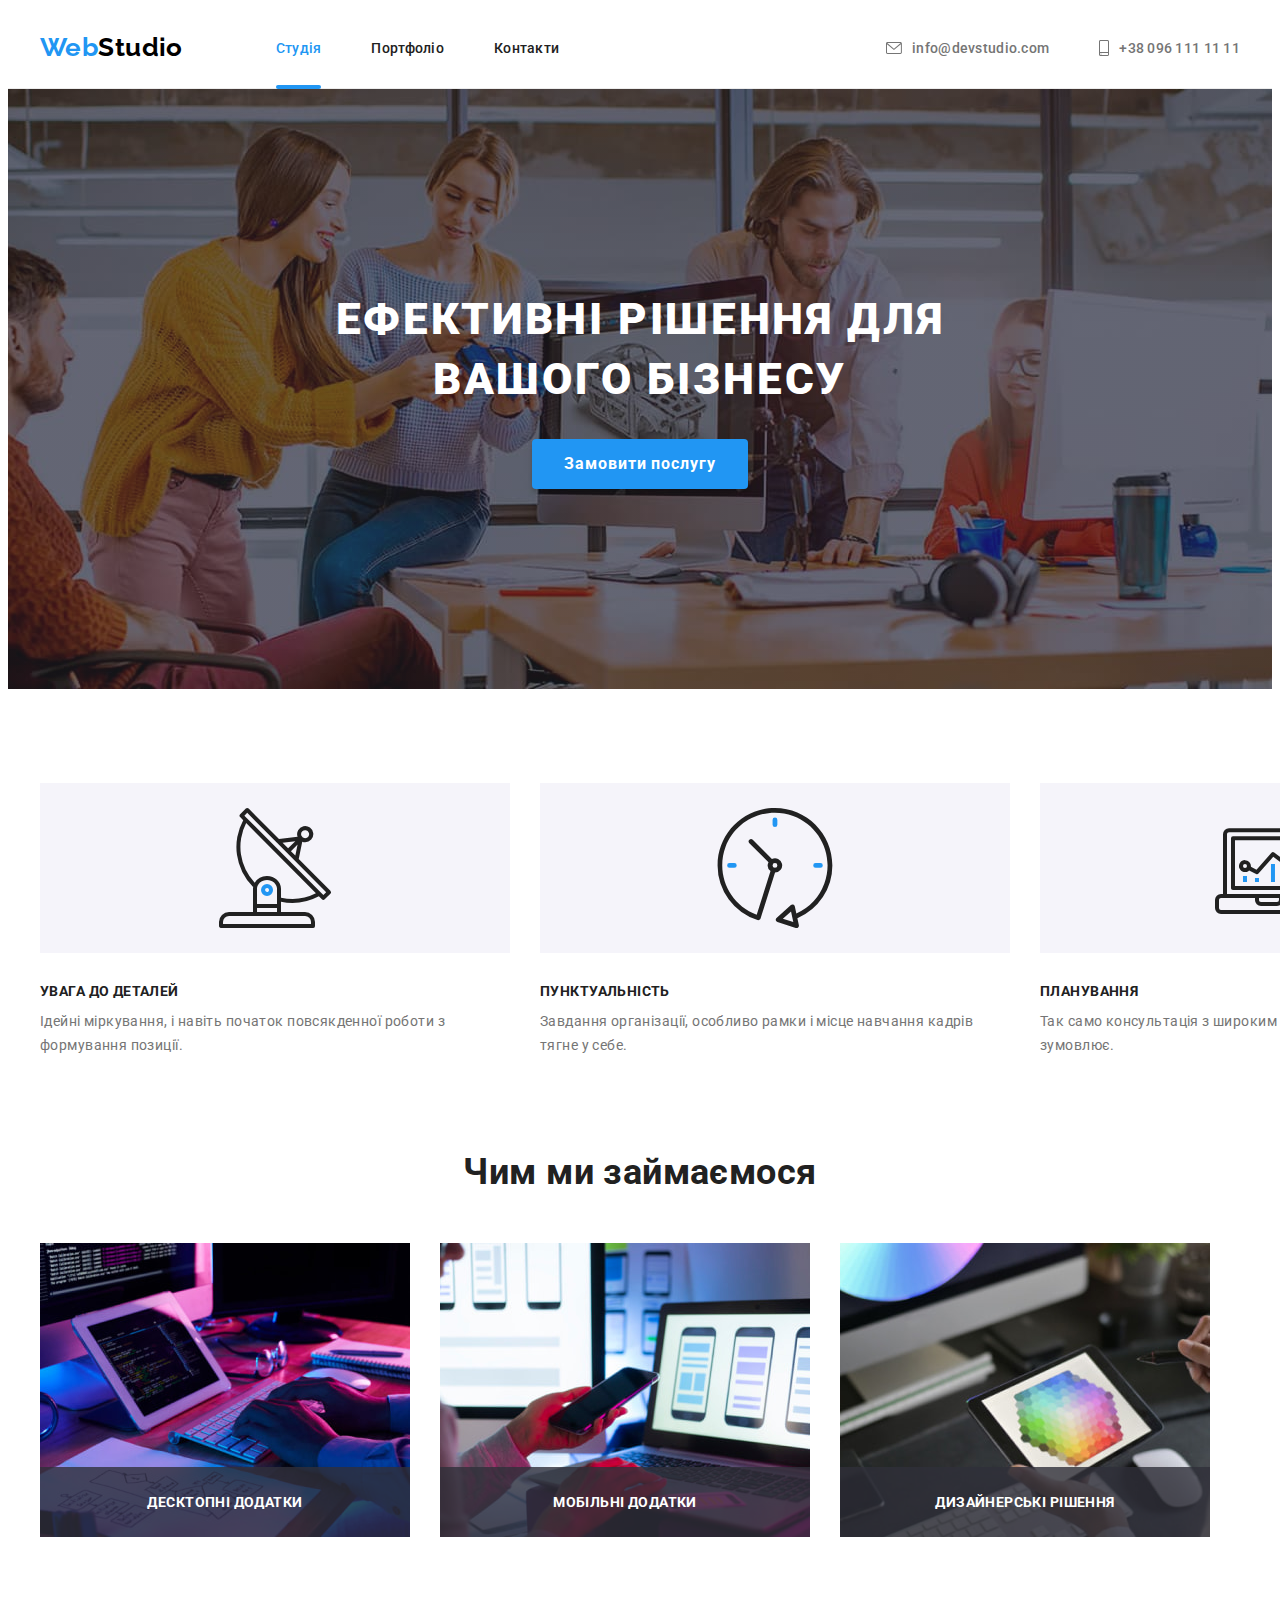
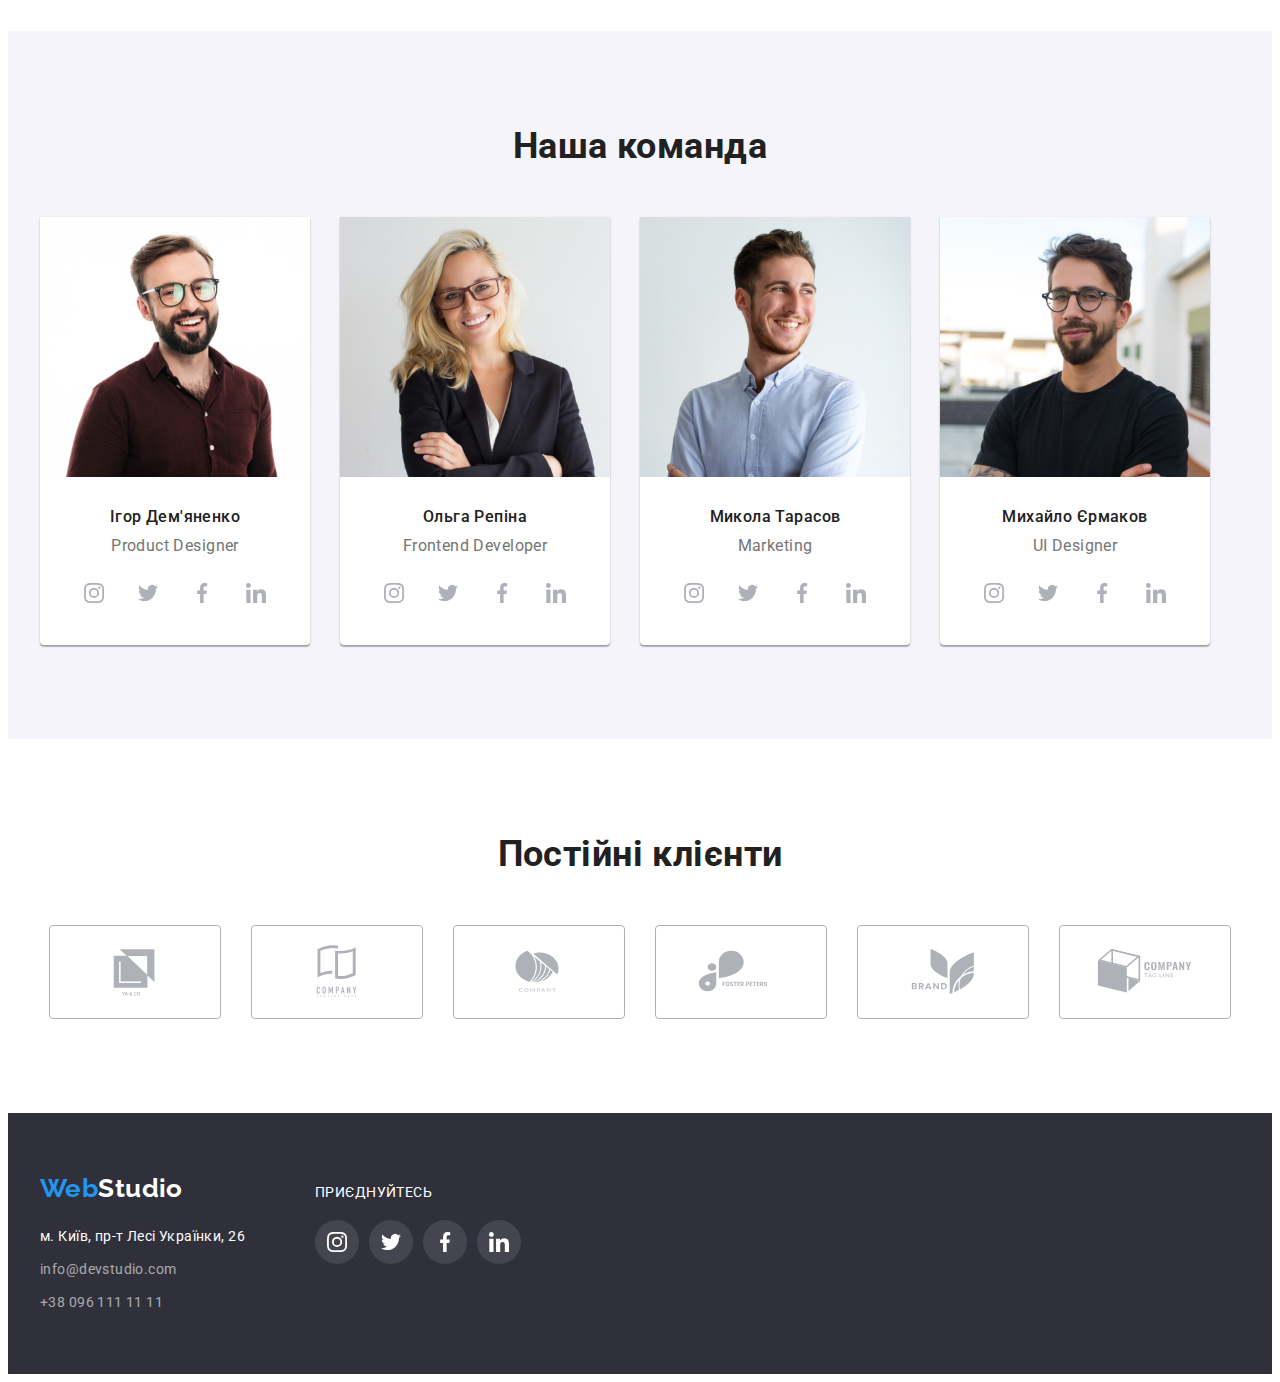
<file: index.html>
<!DOCTYPE html>
<html lang="uk">
  <head>
    <meta charset="UTF-8" />
    <meta http-equiv="X-UA-Compatible" content="IE=edge" />
    <meta name="viewport" content="width=device-width, initial-scale=1.0" />
    <title>Студія</title>
    <!-- Font styles -->
    <link rel="preconnect" href="https://fonts.googleapis.com" />
    <link rel="preconnect" href="https://fonts.gstatic.com" crossorigin />
    <link
      href="https://fonts.googleapis.com/css2?family=Raleway:wght@700&family=Roboto:wght@400;500;700;900&display=swap"
      rel="stylesheet"
    />
    <!-- Normalize styles -->
    <link
      rel="stylesheet"
      href="https://cdnjs.cloudflare.com/ajax/libs/modern-normalize/1.1.0/modern-normalize.min.css"
      integrity="sha512-wpPYUAdjBVSE4KJnH1VR1HeZfpl1ub8YT/NKx4PuQ5NmX2tKuGu6U/JRp5y+Y8XG2tV+wKQpNHVUX03MfMFn9Q=="
      crossorigin="anonymous"
      referrerpolicy="no-referrer"
    />
    <!-- Custom styles -->
    <link rel="stylesheet" href="./css/styles.css" />
  </head>

  <body data-page>
    <!-- Header section -->
    <header class="header">
      <div class="container header-container">
        <nav class="header-nav">
          <a class="logo header-logo" href="./index.html"
            >Web<span class="black-logo">Studio</span></a
          >
          <ul class="nav-list list">
            <li class="nav-item"><a class="nav-link current" href="./index.html">Студія</a></li>
            <li class="nav-item"><a class="nav-link" href="./portfolio.html">Портфоліо</a></li>
            <li class="nav-item"><a class="nav-link" href="#">Контакти</a></li>
          </ul>
        </nav>

        <ul class="contacts-list list">
          <li class="contacts-item">
            <a class="contacts-link" href="mailto:info@devstudio.com">
              <svg class="contacts-mail" width="16" height="12">
                <use href="./images/icons/sprite.svg#icon-envelope"></use>
              </svg>
              info@devstudio.com</a
            >
          </li>
          <li class="contacts-item">
            <a class="contacts-link" href="tel:+380961111111">
              <svg class="contacts-tel" width="10" height="16">
                <use href="./images/icons/sprite.svg#icon-smartphone"></use>
              </svg>
              +38 096 111 11 11</a
            >
          </li>
        </ul>
      </div>
    </header>
    <!-- Main section -->
    <main>
      <!-- Hero section -->
      <section class="hero">
        <div class="container">
          <h1 class="hero-title">Ефективні рішення для <br />вашого бізнесу</h1>
          <button class="button order-button" type="button" data-modal-open>
            Замовити послугу
          </button>
        </div>
      </section>
      <!-- Features section -->
      <section class="features section">
        <div class="container">
          <h2 class="section-title visually-hidden">Особливості</h2>
          <ul class="features-list list">
            <li class="features-item">
              <svg class="features-icon" width="270" height="120">
                <use href="./images/icons/sprite.svg#icon-antenna"></use>
              </svg>
              <h3 class="features-title">Увага до деталей</h3>
              <p class="features-text">
                Ідейні міркування, і навіть початок повсякденної роботи з формування позиції.
              </p>
            </li>
            <li class="features-item">
              <svg class="features-icon" width="270" height="120">
                <use href="./images/icons/sprite.svg#icon-clock"></use>
              </svg>
              <h3 class="features-title">Пунктуальність</h3>
              <p class="features-text">
                Завдання організації, особливо рамки і місце навчання кадрів тягне у себе.
              </p>
            </li>
            <li class="features-item">
              <svg class="features-icon" width="270" height="120">
                <use href="./images/icons/sprite.svg#icon-diagram"></use>
              </svg>
              <h3 class="features-title">Планування</h3>
              <p class="features-text">
                Так само консультація з широким активом значною мірою зумовлює.
              </p>
            </li>
            <li class="features-item">
              <svg class="features-icon" width="270" height="120">
                <use href="./images/icons/sprite.svg#icon-astronaut"></use>
              </svg>
              <h3 class="features-title">Сучасні технології</h3>
              <p class="features-text">
                Значимість цих проблем настільки очевидна, що реалізація планових завдань.
              </p>
            </li>
          </ul>
        </div>
      </section>
      <!-- Specifications section-->
      <section class="specifications section">
        <div class="container">
          <h2 class="section-title">Чим ми займаємося</h2>
          <ul class="specifications-list list">
            <li class="specifications-item">
              <img
                src="./images/services/programming.jpg"
                alt="Комп'ютер"
                width="370"
                height="294"
              />
              <p class="specifications-title">Десктопні додатки</p>
            </li>
            <li class="specifications-item">
              <img src="./images/services/mobileapps.jpg" alt="Смартфон" width="370" height="294" />
              <p class="specifications-title">Мобільні додатки</p>
            </li>
            <li class="specifications-item">
              <img
                src="./images/services/design.jpg"
                alt="Палітра кольорів"
                width="370"
                height="294"
              />
              <p class="specifications-title">Дизайнерські рішення</p>
            </li>
          </ul>
        </div>
      </section>
      <!-- Team section -->
      <section class="section team">
        <div class="container">
          <h2 class="section-title">Наша команда</h2>
          <ul class="team-list list">
            <li class="teammate">
              <img src="./images/team/photo1.jpg" alt="Ігор Дем'яненко" width="270" height="260" />
              <div class="teammate-description">
                <h3 class="teammate-title">Ігор Дем'яненко</h3>
                <p class="teammate-position" lang="en">Product Designer</p>
                <ul class="socials list">
                  <li class="socials-item">
                    <a
                      class="socials-link link"
                      href="#"
                      target="_blank"
                      rel="noopener noreferrer"
                      aria-label="instagram"
                    >
                      <svg class="socials-icon" width="20" height="20">
                        <use href="./images/icons/sprite.svg#icon-instagram"></use>
                      </svg>
                    </a>
                  </li>
                  <li class="socials-item">
                    <a
                      class="socials-link link"
                      href="#"
                      target="_blank"
                      rel="noopener noreferrer"
                      aria-label="twitter"
                    >
                      <svg class="socials-icon" width="20" height="20">
                        <use href="./images/icons/sprite.svg#icon-twitter"></use>
                      </svg>
                    </a>
                  </li>
                  <li class="socials-item">
                    <a
                      class="socials-link link"
                      href="#"
                      target="_blank"
                      rel="noopener noreferrer"
                      aria-label="facebook"
                    >
                      <svg class="socials-icon" width="20" height="20">
                        <use href="./images/icons/sprite.svg#icon-facebook"></use>
                      </svg>
                    </a>
                  </li>
                  <li class="socials-item">
                    <a
                      class="socials-link link"
                      href="#"
                      target="_blank"
                      rel="noopener noreferrer"
                      aria-label="linkedin"
                      ><svg class="socials-icon" width="20" height="20">
                        <use href="./images/icons/sprite.svg#icon-linkedin"></use>
                      </svg>
                    </a>
                  </li>
                </ul>
              </div>
            </li>
            <li class="teammate">
              <img src="./images/team/photo2.jpg" alt="Ольга Репіна" width="270" height="260" />
              <div class="teammate-description">
                <h3 class="teammate-title">Ольга Репіна</h3>
                <p class="teammate-position" lang="en">Frontend Developer</p>
                <ul class="socials list">
                  <li class="socials-item">
                    <a
                      class="socials-link link"
                      href="#"
                      target="_blank"
                      rel="noopener noreferrer"
                      aria-label="instagram"
                    >
                      <svg class="socials-icon" width="20" height="20">
                        <use href="./images/icons/sprite.svg#icon-instagram"></use>
                      </svg>
                    </a>
                  </li>
                  <li class="socials-item">
                    <a
                      class="socials-link link"
                      href="#"
                      target="_blank"
                      rel="noopener noreferrer"
                      aria-label="twitter"
                    >
                      <svg class="socials-icon" width="20" height="20">
                        <use href="./images/icons/sprite.svg#icon-twitter"></use>
                      </svg>
                    </a>
                  </li>
                  <li class="socials-item">
                    <a
                      class="socials-link link"
                      href="#"
                      target="_blank"
                      rel="noopener noreferrer"
                      aria-label="facebook"
                    >
                      <svg class="socials-icon" width="20" height="20">
                        <use href="./images/icons/sprite.svg#icon-facebook"></use>
                      </svg>
                    </a>
                  </li>
                  <li class="socials-item">
                    <a
                      class="socials-link link"
                      href="#"
                      target="_blank"
                      rel="noopener noreferrer"
                      aria-label="linkedin"
                      ><svg class="socials-icon" width="20" height="20">
                        <use href="./images/icons/sprite.svg#icon-linkedin"></use>
                      </svg>
                    </a>
                  </li>
                </ul>
              </div>
            </li>
            <li class="teammate">
              <img src="./images/team/photo3.jpg" alt="Микола Тарасов" width="270" height="260" />
              <div class="teammate-description">
                <h3 class="teammate-title">Микола Тарасов</h3>
                <p class="teammate-position" lang="en">Marketing</p>
                <ul class="socials list">
                  <li class="socials-item">
                    <a
                      class="socials-link link"
                      href="#"
                      target="_blank"
                      rel="noopener noreferrer"
                      aria-label="instagram"
                    >
                      <svg class="socials-icon" width="20" height="20">
                        <use href="./images/icons/sprite.svg#icon-instagram"></use>
                      </svg>
                    </a>
                  </li>
                  <li class="socials-item">
                    <a
                      class="socials-link link"
                      href="#"
                      target="_blank"
                      rel="noopener noreferrer"
                      aria-label="twitter"
                    >
                      <svg class="socials-icon" width="20" height="20">
                        <use href="./images/icons/sprite.svg#icon-twitter"></use>
                      </svg>
                    </a>
                  </li>
                  <li class="socials-item">
                    <a
                      class="socials-link link"
                      href="#"
                      target="_blank"
                      rel="noopener noreferrer"
                      aria-label="facebook"
                    >
                      <svg class="socials-icon" width="20" height="20">
                        <use href="./images/icons/sprite.svg#icon-facebook"></use>
                      </svg>
                    </a>
                  </li>
                  <li class="socials-item">
                    <a
                      class="socials-link link"
                      href="#"
                      target="_blank"
                      rel="noopener noreferrer"
                      aria-label="linkedin"
                      ><svg class="socials-icon" width="20" height="20">
                        <use href="./images/icons/sprite.svg#icon-linkedin"></use>
                      </svg>
                    </a>
                  </li>
                </ul>
              </div>
            </li>
            <li class="teammate">
              <img src="./images/team/photo4.jpg" alt="Михайло Єрмаков" width="270" height="260" />
              <div class="teammate-description">
                <h3 class="teammate-title">Михайло Єрмаков</h3>
                <p class="teammate-position" lang="en">UI Designer</p>
                <ul class="socials list">
                  <li class="socials-item">
                    <a
                      class="socials-link link"
                      href="#"
                      target="_blank"
                      rel="noopener noreferrer"
                      aria-label="instagram"
                    >
                      <svg class="socials-icon" width="20" height="20">
                        <use href="./images/icons/sprite.svg#icon-instagram"></use>
                      </svg>
                    </a>
                  </li>
                  <li class="socials-item">
                    <a
                      class="socials-link link"
                      href="#"
                      target="_blank"
                      rel="noopener noreferrer"
                      aria-label="twitter"
                    >
                      <svg class="socials-icon" width="20" height="20">
                        <use href="./images/icons/sprite.svg#icon-twitter"></use>
                      </svg>
                    </a>
                  </li>
                  <li class="socials-item">
                    <a
                      class="socials-link link"
                      href="#"
                      target="_blank"
                      rel="noopener noreferrer"
                      aria-label="facebook"
                    >
                      <svg class="socials-icon" width="20" height="20">
                        <use href="./images/icons/sprite.svg#icon-facebook"></use>
                      </svg>
                    </a>
                  </li>
                  <li class="socials-item">
                    <a
                      class="socials-link link"
                      href="#"
                      target="_blank"
                      rel="noopener noreferrer"
                      aria-label="linkedin"
                      ><svg class="socials-icon" width="20" height="20">
                        <use href="./images/icons/sprite.svg#icon-linkedin"></use>
                      </svg>
                    </a>
                  </li>
                </ul>
              </div>
            </li>
          </ul>
        </div>
      </section>
      <!-- Clients section -->
      <section class="section clients">
        <div class="container">
          <h2 class="section-title">Постійні клієнти</h2>
          <ul class="clients-list list">
            <li class="clients-item">
              <a
                class="clients-link link"
                href="#"
                target="_blank"
                rel="noopener noreferrer"
                aria-label="YA&CO"
              >
                <svg class="clients-logo" width="106" height="60">
                  <use href="./images/icons/sprite.svg#icon-logo-1"></use>
                </svg>
              </a>
            </li>
            <li class="clients-item">
              <a
                class="clients-link link"
                href="#"
                target="_blank"
                rel="noopener noreferrer"
                aria-label="Company"
              >
                <svg class="clients-logo" width="106" height="60">
                  <use href="./images/icons/sprite.svg#icon-logo-2"></use>
                </svg>
              </a>
            </li>
            <li class="clients-item">
              <a
                class="clients-link link"
                href="#"
                target="_blank"
                rel="noopener noreferrer"
                aria-label="Company"
              >
                <svg class="clients-logo" width="106" height="60">
                  <use href="./images/icons/sprite.svg#icon-logo-3"></use>
                </svg>
              </a>
            </li>
            <li class="clients-item">
              <a
                class="clients-link link"
                href="#"
                target="_blank"
                rel="noopener noreferrer"
                aria-label="FOSTER PETERS"
              >
                <svg class="clients-logo" width="106" height="60">
                  <use href="./images/icons/sprite.svg#icon-logo-4"></use>
                </svg>
              </a>
            </li>
            <li class="clients-item">
              <a
                class="clients-link link"
                href="#"
                target="_blank"
                rel="noopener noreferrer"
                aria-label="BRAND"
              >
                <svg class="clients-logo" width="106" height="60">
                  <use href="./images/icons/sprite.svg#icon-logo-5"></use>
                </svg>
              </a>
            </li>
            <li class="clients-item">
              <a
                class="clients-link link"
                href="#"
                target="_blank"
                rel="noopener noreferrer"
                aria-label="Company"
              >
                <svg class="clients-logo" width="106" height="60">
                  <use href="./images/icons/sprite.svg#icon-logo-6"></use>
                </svg>
              </a>
            </li>
          </ul>
        </div>
      </section>
    </main>
    <!-- Footer section -->
    <footer class="footer">
      <div class="footer-container container">
        <h2 class="section-title visually-hidden">Зв'язатися з нами</h2>
        <div class="footer-address">
          <a class="footer-logo logo" href="./index.html"
            >Web<span class="white-logo">Studio</span></a
          >
          <address class="address">
            <ul class="address-list list">
              <li class="address-item">
                <a
                  class="address-geo"
                  href="https://goo.gl/maps/RaLyi4AFMYMuKomp6"
                  target="_blank"
                  rel="nofollow noreferrer noopener"
                  >м. Київ, пр-т Лесі Українки, 26
                </a>
              </li>
              <li class="address-item">
                <a class="email" href="mailto:info@devstudio.com">info@devstudio.com</a>
              </li>
              <li class="address-item">
                <a class="number" href="tel:+380961111111">+38 096 111 11 11</a>
              </li>
            </ul>
          </address>
        </div>
        <div class="footer-socials">
          <p class="socials-title">приєднуйтесь</p>
          <ul class="socials list">
            <li class="socials-item">
              <a
                class="socials-link link"
                href="#"
                target="_blank"
                rel="noopener noreferrer"
                aria-label="instagram"
              >
                <svg class="socials-icon" width="20" height="20">
                  <use href="./images/icons/sprite.svg#icon-instagram"></use>
                </svg>
              </a>
            </li>
            <li class="socials-item">
              <a
                class="socials-link link"
                href="#"
                target="_blank"
                rel="noopener noreferrer"
                aria-label="twitter"
              >
                <svg class="socials-icon" width="20" height="20">
                  <use href="./images/icons/sprite.svg#icon-twitter"></use>
                </svg>
              </a>
            </li>
            <li class="socials-item">
              <a
                class="socials-link link"
                href="#"
                target="_blank"
                rel="noopener noreferrer"
                aria-label="facebook"
              >
                <svg class="socials-icon" width="20" height="20">
                  <use href="./images/icons/sprite.svg#icon-facebook"></use>
                </svg>
              </a>
            </li>
            <li class="socials-item">
              <a
                class="socials-link link"
                href="#"
                target="_blank"
                rel="noopener noreferrer"
                aria-label="linkedin"
                ><svg class="socials-icon" width="20" height="20">
                  <use href="./images/icons/sprite.svg#icon-linkedin"></use>
                </svg>
              </a>
            </li>
          </ul>
        </div>
      </div>
    </footer>
    <!-- Modal window -->
    <div class="backdrop is-hidden" data-modal>
      <div class="modal">
        <button class="button close-button" type="button" data-modal-close>
          <svg class="close-black" width="18" height="18">
            <use href="./images/icons/sprite.svg#icon-close-black"></use>
          </svg>
        </button>
      </div>
    </div>
    <script src="./js/modal.js"></script>
  </body>
</html>
</file>
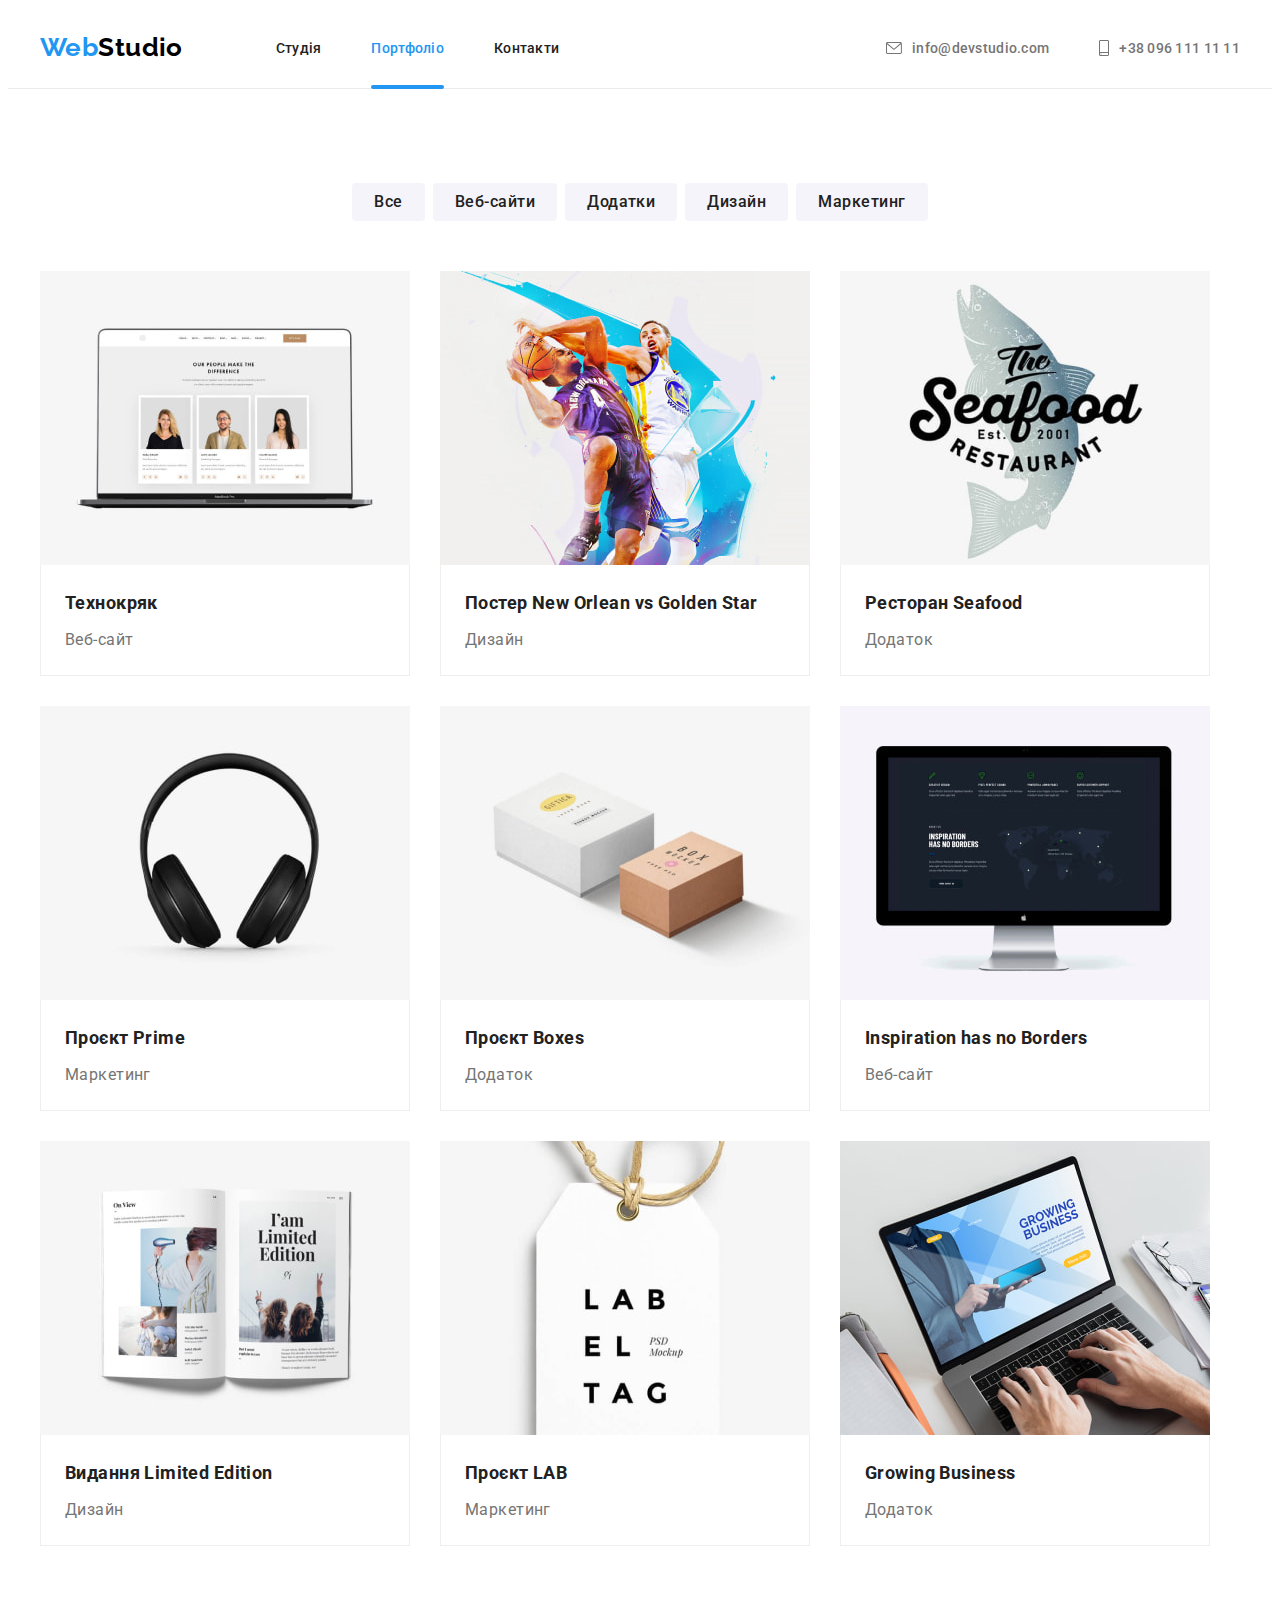
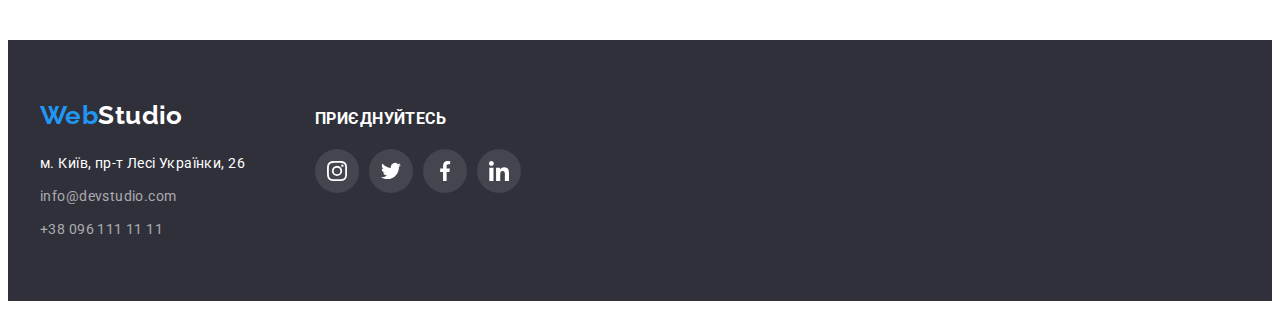
<file: portfolio.html>
<!DOCTYPE html>
<html lang="uk">
  <head>
    <meta charset="UTF-8" />
    <meta http-equiv="X-UA-Compatible" content="IE=edge" />
    <meta name="viewport" content="width=device-width, initial-scale=1.0" />
    <title>Портфоліо</title>
    <!-- Font styles -->
    <link rel="preconnect" href="https://fonts.googleapis.com" />
    <link rel="preconnect" href="https://fonts.gstatic.com" crossorigin />
    <link
      href="https://fonts.googleapis.com/css2?family=Raleway:wght@700&family=Roboto:wght@400;500;700;900&display=swap"
      rel="stylesheet"
    />
    <!-- Normalize styles -->
    <link
      rel="stylesheet"
      href="https://cdnjs.cloudflare.com/ajax/libs/modern-normalize/1.1.0/modern-normalize.min.css"
      integrity="sha512-wpPYUAdjBVSE4KJnH1VR1HeZfpl1ub8YT/NKx4PuQ5NmX2tKuGu6U/JRp5y+Y8XG2tV+wKQpNHVUX03MfMFn9Q=="
      crossorigin="anonymous"
      referrerpolicy="no-referrer"
    />
    <!-- Custom styles -->
    <link rel="stylesheet" href="./css/styles.css" />
  </head>
  <body>
    <!-- Header section -->
    <header class="header">
      <div class="container header-container">
        <nav class="header-nav">
          <a class="logo header-logo" href="./index.html"
            >Web<span class="black-logo">Studio</span></a
          >
          <ul class="nav-list list">
            <li class="nav-item"><a class="nav-link" href="./index.html">Студія</a></li>
            <li class="nav-item">
              <a class="nav-link current" href="./portfolio.html">Портфоліо</a>
            </li>
            <li class="nav-item"><a class="nav-link" href="#">Контакти</a></li>
          </ul>
        </nav>

        <ul class="contacts-list list">
          <li class="contacts-item">
            <a class="contacts-link" href="mailto:info@devstudio.com">
              <svg class="contacts-mail" width="16" height="12">
                <use href="./images/icons/sprite.svg#icon-envelope"></use>
              </svg>
              info@devstudio.com</a
            >
          </li>
          <li class="contacts-item">
            <a class="contacts-link" href="tel:+380961111111">
              <svg class="contacts-tel" width="10" height="16">
                <use href="./images/icons/sprite.svg#icon-smartphone"></use>
              </svg>
              +38 096 111 11 11</a
            >
          </li>
        </ul>
      </div>
    </header>
    <!-- Main section -->
    <main>
      <section class="section portfolio">
        <h1 class="section-title visually-hidden">Наші роботи</h1>
        <!-- Filter section -->
        <div class="container">
          <ul class="filter-list list">
            <li class="filter-item">
              <button class="button filter-button" type="button">Все</button>
            </li>
            <li class="filter-item">
              <button class="button filter-button" type="button">Веб-сайти</button>
            </li>
            <li class="filter-item">
              <button class="button filter-button" type="button">Додатки</button>
            </li>
            <li class="filter-item">
              <button class="button filter-button" type="button">Дизайн</button>
            </li>
            <li class="filter-item">
              <button class="button filter-button" type="button">Маркетинг</button>
            </li>
          </ul>
        </div>
        <!-- Examples section -->
        <div class="container">
          <ul class="example-list list">
            <li class="example-item">
              <a class="example-link link" href="#">
                <div class="example-thumb">
                  <img
                    src="./images/portfolio/technocryack.jpg"
                    alt="ноутбук"
                    width="370"
                    height="294"
                  />
                  <div class="example-overlay">
                    <p class="example-text">
                      Ресурс пропонує комплексні пропозиції з різним рівнем функціоналу та сервісів.
                      Все це дозволить відвідувачу отримати вичерпні відомості про компанію чи
                      приватну особу.
                    </p>
                  </div>
                </div>
                <div class="example-description">
                  <h2 class="example-title">Технокряк</h2>
                  <p class="example-type">Веб-сайт</p>
                </div>
              </a>
            </li>
            <li class="example-item">
              <a class="example-link link" href="#">
                <div class="example-thumb">
                  <img
                    src="./images/portfolio/poster-new-orlean-vs-golden-star.jpg"
                    alt="два баскетболісти"
                    width="370"
                    height="294"
                  />
                  <div class="example-overlay">
                    <p class="example-text">
                      Ресурс пропонує комплексні пропозиції з різним рівнем функціоналу та сервісів.
                      Все це дозволить відвідувачу отримати вичерпні відомості про компанію чи
                      приватну особу.
                    </p>
                  </div>
                </div>
                <div class="example-description">
                  <h2 class="example-title">
                    Постер <span lang="en">New Orlean vs Golden Star</span>
                  </h2>
                  <p class="example-type">Дизайн</p>
                </div>
              </a>
            </li>
            <li class="example-item">
              <a class="example-link link" href="#">
                <div class="example-thumb">
                  <img
                    src="./images/portfolio/restaurant-seafood.jpg"
                    alt="логотип ресторану"
                    width="370"
                    height="294"
                  />
                  <div class="example-overlay">
                    <p class="example-text">
                      Ресурс пропонує комплексні пропозиції з різним рівнем функціоналу та сервісів.
                      Все це дозволить відвідувачу отримати вичерпні відомості про компанію чи
                      приватну особу.
                    </p>
                  </div>
                </div>
                <div class="example-description">
                  <h2 class="example-title">Ресторан <span lang="en">Seafood</span></h2>
                  <p class="example-type">Додаток</p>
                </div>
              </a>
            </li>
            <li class="example-item">
              <a class="example-link link" href="#">
                <div class="example-thumb">
                  <img
                    src="./images/portfolio/project-prime.jpg"
                    alt="навушники"
                    width="370"
                    height="294"
                  />
                  <div class="example-overlay">
                    <p class="example-text">
                      Ресурс пропонує комплексні пропозиції з різним рівнем функціоналу та сервісів.
                      Все це дозволить відвідувачу отримати вичерпні відомості про компанію чи
                      приватну особу.
                    </p>
                  </div>
                </div>
                <div class="example-description">
                  <h2 class="example-title">Проєкт <span lang="en">Prime</span></h2>
                  <p class="example-type">Маркетинг</p>
                </div>
              </a>
            </li>
            <li class="example-item">
              <a class="example-link link" href="#">
                <div class="example-thumb">
                  <img
                    src="./images/portfolio/project-boxes.jpg"
                    alt="дві коробки"
                    width="370"
                    height="294"
                  />
                  <div class="example-overlay">
                    <p class="example-text">
                      Ресурс пропонує комплексні пропозиції з різним рівнем функціоналу та сервісів.
                      Все це дозволить відвідувачу отримати вичерпні відомості про компанію чи
                      приватну особу.
                    </p>
                  </div>
                </div>
                <div class="example-description">
                  <h2 class="example-title">Проєкт <span lang="en">Boxes</span></h2>
                  <p class="example-type">Додаток</p>
                </div>
              </a>
            </li>
            <li class="example-item">
              <a class="example-link link" href="#">
                <div class="example-thumb">
                  <img
                    src="./images/portfolio/inspiration-has-no borders.jpg"
                    alt="монітор комп'ютера"
                    width="370"
                    height="294"
                  />
                  <div class="example-overlay">
                    <p class="example-text">
                      Ресурс пропонує комплексні пропозиції з різним рівнем функціоналу та сервісів.
                      Все це дозволить відвідувачу отримати вичерпні відомості про компанію чи
                      приватну особу.
                    </p>
                  </div>
                </div>
                <div class="example-description">
                  <h2 class="example-title" lang="en">Inspiration has no Borders</h2>
                  <p class="example-type">Веб-сайт</p>
                </div>
              </a>
            </li>
            <li class="example-item">
              <a class="example-link link" href="#">
                <div class="example-thumb">
                  <img
                    src="./images/portfolio/publication-limited-edition.jpg"
                    alt="книга"
                    width="370"
                    height="294"
                  />
                  <div class="example-overlay">
                    <p class="example-text">
                      Ресурс пропонує комплексні пропозиції з різним рівнем функціоналу та сервісів.
                      Все це дозволить відвідувачу отримати вичерпні відомості про компанію чи
                      приватну особу.
                    </p>
                  </div>
                </div>
                <div class="example-description">
                  <h2 class="example-title">Видання <span lang="en"></span>Limited Edition</h2>
                  <p class="example-type">Дизайн</p>
                </div>
              </a>
            </li>
            <li class="example-item">
              <a class="example-link link" href="#">
                <div class="example-thumb">
                  <img
                    src="./images/portfolio/project-lab.jpg"
                    alt="етикетка"
                    width="370"
                    height="294"
                  />
                  <div class="example-overlay">
                    <p class="example-text">
                      Ресурс пропонує комплексні пропозиції з різним рівнем функціоналу та сервісів.
                      Все це дозволить відвідувачу отримати вичерпні відомості про компанію чи
                      приватну особу.
                    </p>
                  </div>
                </div>
                <div class="example-description">
                  <h2 class="example-title">Проєкт <span lang="en">LAB</span></h2>
                  <p class="example-type">Маркетинг</p>
                </div>
              </a>
            </li>
            <li class="example-item">
              <a class="example-link link" href="#">
                <div class="example-thumb">
                  <img
                    src="./images/portfolio/growing-business.jpg"
                    alt="ноутбук на столі"
                    width="370"
                    height="294"
                  />
                  <div class="example-overlay">
                    <p class="example-text">
                      Ресурс пропонує комплексні пропозиції з різним рівнем функціоналу та сервісів.
                      Все це дозволить відвідувачу отримати вичерпні відомості про компанію чи
                      приватну особу.
                    </p>
                  </div>
                </div>
                <div class="example-description">
                  <h2 class="example-title" lang="en">Growing Business</h2>
                  <p class="example-type">Додаток</p>
                </div>
              </a>
            </li>
          </ul>
        </div>
      </section>
    </main>
    <!-- Footer section -->
    <footer class="footer">
      <div class="footer-container container">
        <h2 class="section-title visually-hidden">Зв'язатися з нами</h2>
        <div class="footer-address">
          <a class="footer-logo logo" href="./index.html"
            >Web<span class="white-logo">Studio</span></a
          >
          <address class="address">
            <ul class="address-list list">
              <li class="address-item">
                <a
                  class="address-geo"
                  href="https://goo.gl/maps/RaLyi4AFMYMuKomp6"
                  target="_blank"
                  rel="nofollow noreferrer noopener"
                  >м. Київ, пр-т Лесі Українки, 26
                </a>
              </li>
              <li class="address-item">
                <a class="email" href="mailto:info@devstudio.com">info@devstudio.com</a>
              </li>
              <li class="address-item">
                <a class="number" href="tel:+380961111111">+38 096 111 11 11</a>
              </li>
            </ul>
          </address>
        </div>
        <div class="footer-socials">
          <h3 class="socials-title">приєднуйтесь</h3>
          <ul class="socials list">
            <li class="socials-item">
              <a
                class="socials-link link"
                href="#"
                target="_blank"
                rel="noopener noreferrer"
                aria-label="instagram"
              >
                <svg class="socials-icon" width="20" height="20">
                  <use href="./images/icons/sprite.svg#icon-instagram"></use>
                </svg>
              </a>
            </li>
            <li class="socials-item">
              <a
                class="socials-link link"
                href="#"
                target="_blank"
                rel="noopener noreferrer"
                aria-label="twitter"
              >
                <svg class="socials-icon" width="20" height="20">
                  <use href="./images/icons/sprite.svg#icon-twitter"></use>
                </svg>
              </a>
            </li>
            <li class="socials-item">
              <a
                class="socials-link link"
                href="#"
                target="_blank"
                rel="noopener noreferrer"
                aria-label="facebook"
              >
                <svg class="socials-icon" width="20" height="20">
                  <use href="./images/icons/sprite.svg#icon-facebook"></use>
                </svg>
              </a>
            </li>
            <li class="socials-item">
              <a
                class="socials-link link"
                href="#"
                target="_blank"
                rel="noopener noreferrer"
                aria-label="linkedin"
                ><svg class="socials-icon" width="20" height="20">
                  <use href="./images/icons/sprite.svg#icon-linkedin"></use>
                </svg>
              </a>
            </li>
          </ul>
        </div>
      </div>
    </footer>
  </body>
</html>
</file>
<file: css/styles.css>
:root {
  --primary-text-color: #757575;
  --title-text-color: #212121;
  --accent-color: #2196f3;
  --primary-white-color: #ffffff;
  --primary-black-color: #000000;
  --order-button-color: #188ce8;
  --icon-color: #AFB1B8;
  --secondary-background-color: #f5f4fa;
  --footer-background-color: #2f303a;
  --footer-contacts-color: rgba(255, 255, 255, 0.6);
  --main-font: Roboto, sans-serif;
  --secondary-font: Raleway, sans-serif;
  --primary-transition: 250ms cubic-bezier(0.4, 0, 0.2, 1);
}

body {
  color: var(--primary-text-color);
  background-color: var(--primary-white-color);
  font-family: var(--main-font);
  font-size: 14px;
  letter-spacing: 0.03em;
}

.no-scroll {
  overflow: hidden;
}

/* Local reset styles */

a {
  text-decoration: none;
  color: currentColor;
}

ul {
  list-style: none;
  padding: 0;
  margin: 0;
}

h1,
h2,
h3,
h4,
h5,
h6,
p {
  margin: 0;
}

img {
  display: block;
}

/* ========== Header ========== */

.header {
  margin-right: auto;
  margin-left: auto;
  border-bottom: 1px solid #ececec;
}

.container {
  width: 1200px;
  margin-right: auto;
  margin-left: auto;
  padding-right: 15px;
  padding-left: 15px;
}

.header-container {
  display: flex;
  align-items: center;
}

.header-nav {
  display: flex;
  align-items: center;
  margin-right: auto;
}

/* Logo */

.logo {
  color: var(--accent-color);
  font-family: var(--secondary-font);
  font-weight: 700;
  font-size: 26px;
  line-height: calc(31 / 26);
}

.header-logo {
  display: inline-block;
  margin-right: 93px;
  padding-top: 24px;
  padding-bottom: 25px;
}
.black-logo {
  color: var(--primary-black-color);
}

.white-logo {
  color: var(--primary-white-color);
}

/* Navigation */

.nav-list {
  display: flex;
  align-items: center;
}

.nav-list .current {
  color: var(--accent-color);
}

.nav-item:not(:last-child) {
  margin-right: 50px;
}

.nav-link {
  position: relative;

  display: block;
  padding-top: 32px;
  padding-bottom: 32px;
  
  color: var(--title-text-color);
  font-weight: 500;
  line-height: calc(16 / 14);
  letter-spacing: 0.02em;

  transition: color var(--primary-transition);
}

.nav-link:hover,
.nav-link:focus {
  color: var(--accent-color);
}

.current::after {
  content: '';

  position: absolute;
  bottom: -1px;

  display: block;
  width: 100%;
  height: 4px;

  border-radius: 2px;
  background-color: var(--accent-color);
}

/* Contacts */

.contacts-list {
  display: flex;
}

.contacts-item:not(:last-child) {
  margin-right: 50px;
}

.contacts-link {
  display: flex;
  align-items: center;
  padding-top: 32px;
  padding-bottom: 32px;

  color: var(--primary-text-color);
  font-weight: 500;
  line-height: calc(16 / 14);
  letter-spacing: 0.02em;
  
  transition: color var(--primary-transition);
}

.contacts-link:hover,
.contacts-link:focus {
  color: var(--accent-color);
}

.contacts-mail,
.contacts-tel {
  margin-right: 10px;
  fill: currentColor;
}

/* ========== Main ========== */

/* Hero */

.hero {
  min-width: 1200px;
  max-width: 1600px;
  margin-right: auto;
  margin-left: auto;
  padding-top: 200px;
  padding-bottom: 200px;

  background-image: linear-gradient(to right, rgba(47, 48, 58, 0.4), rgba(47, 48, 58, 0.4)),
    url(../images/background/hero-background.jpg);
  background-color: var(--footer-background-color);
  background-repeat: no-repeat;
  background-position: center;
  background-size: cover;

  text-align: center;
}

.hero-title {
  color: var(--primary-white-color);
  font-weight: 900;
  font-size: 44px;
  line-height: calc(60 / 44);
  letter-spacing: 0.06em;
  text-transform: uppercase;
  margin-bottom: 30px;
}

/* Buttons */

.button {
  cursor: pointer;
  font-family: inherit;
  text-align: center;
}

.order-button {
  display: inline-block;
  min-width: 200px;
  padding-top: 10px;
  padding-right: 32px;
  padding-bottom: 10px;
  padding-left: 32px;
  border: none;
  border-radius: 4px;
  box-shadow: 0px 4px 4px rgba(0, 0, 0, 0.15);

  color: var(--primary-white-color);
  background-color: var(--accent-color);
  font-weight: 700;
  font-size: 16px;
  line-height: calc(30 / 16);
  letter-spacing: 0.06em;

  transition: background-color var(--primary-transition);
}

.order-button:hover,
.order-button:focus {
  background-color: var(--order-button-color);
}

/* Section */

.section {
  padding-top: 94px;
  padding-bottom: 94px;
}

.section-title {
  margin-bottom: 50px;

  color: var(--title-text-color);
  font-weight: 700;
  font-size: 36px;
  line-height: calc(42 / 36);
  text-align: center;
}

/* Hidden title */

.visually-hidden {
  position: absolute;

  width: 1px;
  height: 1px;
  margin: -1px;
  border: 0;
  padding: 0;

  white-space: nowrap;
  clip-path: inset(100%);
  clip: rect(0 0 0 0);
  overflow: hidden;
}

/* Features */

.features {
  padding-bottom: 0;
}

.features-list {
  display: flex;
}

.features-item {
  width: calc((100%-90px) / 4);
}

.features-item:not(:last-child) {
  margin-right: 30px;
}

.features-icon {
  display: block;
  margin-bottom: 30px;
  margin-right: auto;
  margin-left: auto;
  padding-top: 25px;
  padding-right: 100px;
  padding-bottom: 25px;
  padding-left: 100px;
  background-color: var(--secondary-background-color);
}

.features-title {
  margin-bottom: 10px;

  color: var(--title-text-color);
  font-size: 14px;
  font-weight: 700;
  line-height: calc(16 / 14);
  text-transform: uppercase;
}

.features-text {
  line-height: calc(24 / 14);
}

/* Specifications */

.specifications-list {
  display: flex;
  flex-wrap: wrap;
  gap: 30px;
}

.specifications-item {
  width: 370px;
  position: relative;
}

.specifications-title {
  position: absolute;
  bottom: 0;

  display: flex;
  justify-content: center;
  align-items: center;
  width: 100%;
  height: 70px;
  
  font-weight: 700;
  line-height: calc(16/14);
  /* text-align: center; */
  text-transform: uppercase;
  color: var(--primary-white-color);
  background-color: rgba(47, 48, 58, 0.8);
}

/* Team */

.team {
  background-color: var(--secondary-background-color);
}

.team-list {
  display: flex;
  flex-wrap: wrap;
  gap: 30px;
}

.teammate {
  width: 270px;

  background: var(--primary-white-color);
  box-shadow: 0px 1px 3px rgba(0, 0, 0, 0.12), 0px 1px 1px rgba(0, 0, 0, 0.14),
    0px 2px 1px rgba(0, 0, 0, 0.2);
  border-radius: 0px 0px 4px 4px;
}

.teammate-description {
  padding-top: 30px;
  padding-bottom: 30px;
}

.teammate-title,
.teammate-position {
  font-size: 16px;
  line-height: calc(19 / 16);
  text-align: center;
}

.teammate-title {
  margin-bottom: 10px;
  color: var(--title-text-color);
  font-weight: 500;
}

.teammate-position {
  margin-bottom: 16px;
}

/* Socials */

.socials {
  display: flex;
  justify-content: center;
  align-items: center;
  gap: 10px;
}

.socials-link {
  display: inline-flex;
  justify-content: center;
  align-items: center;
  width: 44px;
  height: 44px;
  border-radius: 50%;
  color: var(--icon-color);
  background-color: var(--primary-white-color);
  outline: none;

  transition: color var(--primary-transition), background-color var(--primary-transition);
}

.socials-link:hover,
.socials-link:focus {
  color: var(--primary-white-color);
  background-color: var(--accent-color);
}

.socials-icon {
  fill: currentColor;
}

/* Clients */

.clients-list {
  display: flex;
  justify-content: center;
  flex-wrap: wrap;
  gap: 30px;
}

.clients-link {
  display: flex;
  justify-content: center;
  align-items: center;
  width: 170px;
  height: 92px;
  border: 1px solid var(--icon-color);
  border-radius: 4px;
  color: var(--icon-color);
  transition: color var(--primary-transition), border-color var(--primary-transition);
  outline: none;
}

.clients-link:hover,
.clients-link:focus {
  color: var(--accent-color);
  border-color: var(--accent-color);
}

.clients-logo {
  fill: currentColor;
}


/* ========== Footer ========== */

.footer {
  display: flex;
  margin-right: auto;
  margin-left: auto;
  background-color: var(--footer-background-color);
  padding-top: 60px;
  padding-right: 0px;
  padding-bottom: 60px;
  padding-left: 0;
}

.footer-container {
  display: flex;
  align-items: baseline;
}

.footer-address {
  margin-right: 70px;
}

.footer-logo {
  display: inline-block;
  margin-bottom: 20px;
}

.address-item:not(:last-child) {
  margin-bottom: 9px;
}

.address-geo {
  color: var(--primary-white-color);
  line-height: calc(24 / 14);
  font-style: normal;

  transition: color var(--primary-transition);
}

.email,
.number {
  color: var(--footer-contacts-color);
  line-height: calc(24 / 14);
  font-style: normal;

  transition: color var(--primary-transition);
}

.address-geo:hover,
.address-geo:focus,
.email:hover,
.email:focus,
.number:hover,
.number:focus {
  color: var(--accent-color);
  /* на макеті не зазначено на який колір повині змінюватися контакти */
}

.socials-title {
  margin-bottom: 20px;
  color: var(--primary-white-color);
  text-transform: uppercase;
  line-height: calc(16/14);
}

.footer-socials .socials-link {
  color: var(--primary-white-color);
  background-color: rgba(255, 255, 255, 0.1);;
}

.footer-socials .socials-link:hover,
.footer-socials .socials-link:focus {
  background-color: var(--accent-color);
}

/* ======================================== */
/*                 Portfolio                */
/* ======================================== */

/* Filter */

.filter-list {
  display: flex;
  justify-content: center;
  margin-bottom: 50px;
}

.filter-item:not(:last-child) {
  margin-right: 8px;
}

.filter-button {
  display: inline-block;
  padding-top: 6px;
  padding-right: 22px;
  padding-bottom: 6px;
  padding-left: 22px;

  color: var(--title-text-color);
  background-color: var(--secondary-background-color);
  font-weight: 500;
  font-size: 16px;
  line-height: calc(26 / 16);
  letter-spacing: 0.03em;
  border: none;
  border-radius: 4px;
  outline: none;
  box-shadow: none;

  transition: color var(--primary-transition), background-color var(--primary-transition), box-shadow var(--primary-transition);
}

.filter-button:hover,
.filter-button:focus,
.filter-button:active {
  color: var(--primary-white-color);
  background-color: var(--accent-color);
  box-shadow: 0px 3px 1px rgba(0, 0, 0, 0.1), 0px 1px 2px rgba(0, 0, 0, 0.08), 0px 2px 2px rgba(0, 0, 0, 0.12);
}

/* Examples */

.example-list {
  display: flex;
  flex-wrap: wrap;
  gap: 30px;
}

.example-item {
  width: 370px;
}

.example-link {
  display: block;
  cursor: pointer;
  outline: none;
  box-shadow: none;

  transition: box-shadow var(--primary-transition);
}

.example-link:hover,
.example-link:focus {
  
  box-shadow: 0px 1px 1px rgba(0, 0, 0, 0.12), 0px 4px 4px rgba(0, 0, 0, 0.06), 1px 4px 6px rgba(0, 0, 0, 0.16);
 
}

.example-thumb {
  position: relative;
  overflow: hidden;
}

.example-overlay {
  position: absolute;
  top: 100%;
  left: 0;

  display: flex; 
  width: 100%;
  height: 100%;

  background-color: rgba(33, 150, 243, 0.9);

  transform: translateY(0);
  transition: transform var(--primary-transition);
}

.example-link:hover .example-overlay,
.example-link:focus .example-overlay {
  transform: translateY(-100%);
}

.example-text {
  padding-top: 63px;
  padding-right: 24px;
  padding-bottom: 63px;
  padding-left: 24px;
  align-items: center;
  justify-content: center;
     
  font-weight: 400;
  font-size: 18px;
  line-height: calc(28/18);
  color: var(--primary-white-color);
}

.example-description {
  padding-top: 20px;
  padding-right: 24px;
  padding-bottom: 20px;
  padding-left: 24px;
  border: 1px solid #eeeeee;
  border-top: 0;
}

.example-title {
  margin-bottom: 4px;

  font-size: 18px;
  line-height: calc(36 / 18);
  color: var(--title-text-color);
}

.example-type {
  font-size: 16px;
  line-height: calc(30 / 16);
}

/* ======================================== */
/*                Modal window              */
/* ======================================== */

.backdrop {
  position: fixed;
  top: 0;
  left: 0;

  width: 100%;
  height: 100%;

  background-color: rgba(0, 0, 0, 0.2);

  opacity: 1;
  visibility: visible;
  transition: opacity var(--primary-transition), visibility var(--primary-transition);
}

.backdrop.is-hidden {
  visibility: hidden;
  opacity: 0;
  pointer-events: none;
}

.modal {
  position: absolute;
  top: 50%;
  left: 50%;
   
  width: 528px;
  height: 581px;
  padding-top: 50px;
  
  background-color: var(--primary-white-color);
  box-shadow: 0px 1px 3px rgba(0, 0, 0, 0.12), 0px 1px 1px rgba(0, 0, 0, 0.14), 0px 2px 1px rgba(0, 0, 0, 0.2);
  border-radius: 4px;

  
  transform: translate(-50%, -50%) scale(1);
  transition: transform var(--primary-transition), background-color var(--primary-transition) 50ms;
}

.backdrop.is-hidden .modal {
  perspective: 10px;
  transform: translate(-50%, -50%) scale(0);
  background-color: var(--accent-color);
}

.close-button {
  position: absolute;
  top: 8px;
  right: 8px;
  
  display: inline-flex;
  justify-content: center;
  align-items: center;
  width: 30px;
  height: 30px;
  padding: 0;

  background-color: transparent;
  border: 1px solid rgba(0, 0, 0, 0.1);
  border-radius: 50%;
}

.close-black {
  display: block;
  fill: var(--primary-black-color);
}
</file>
